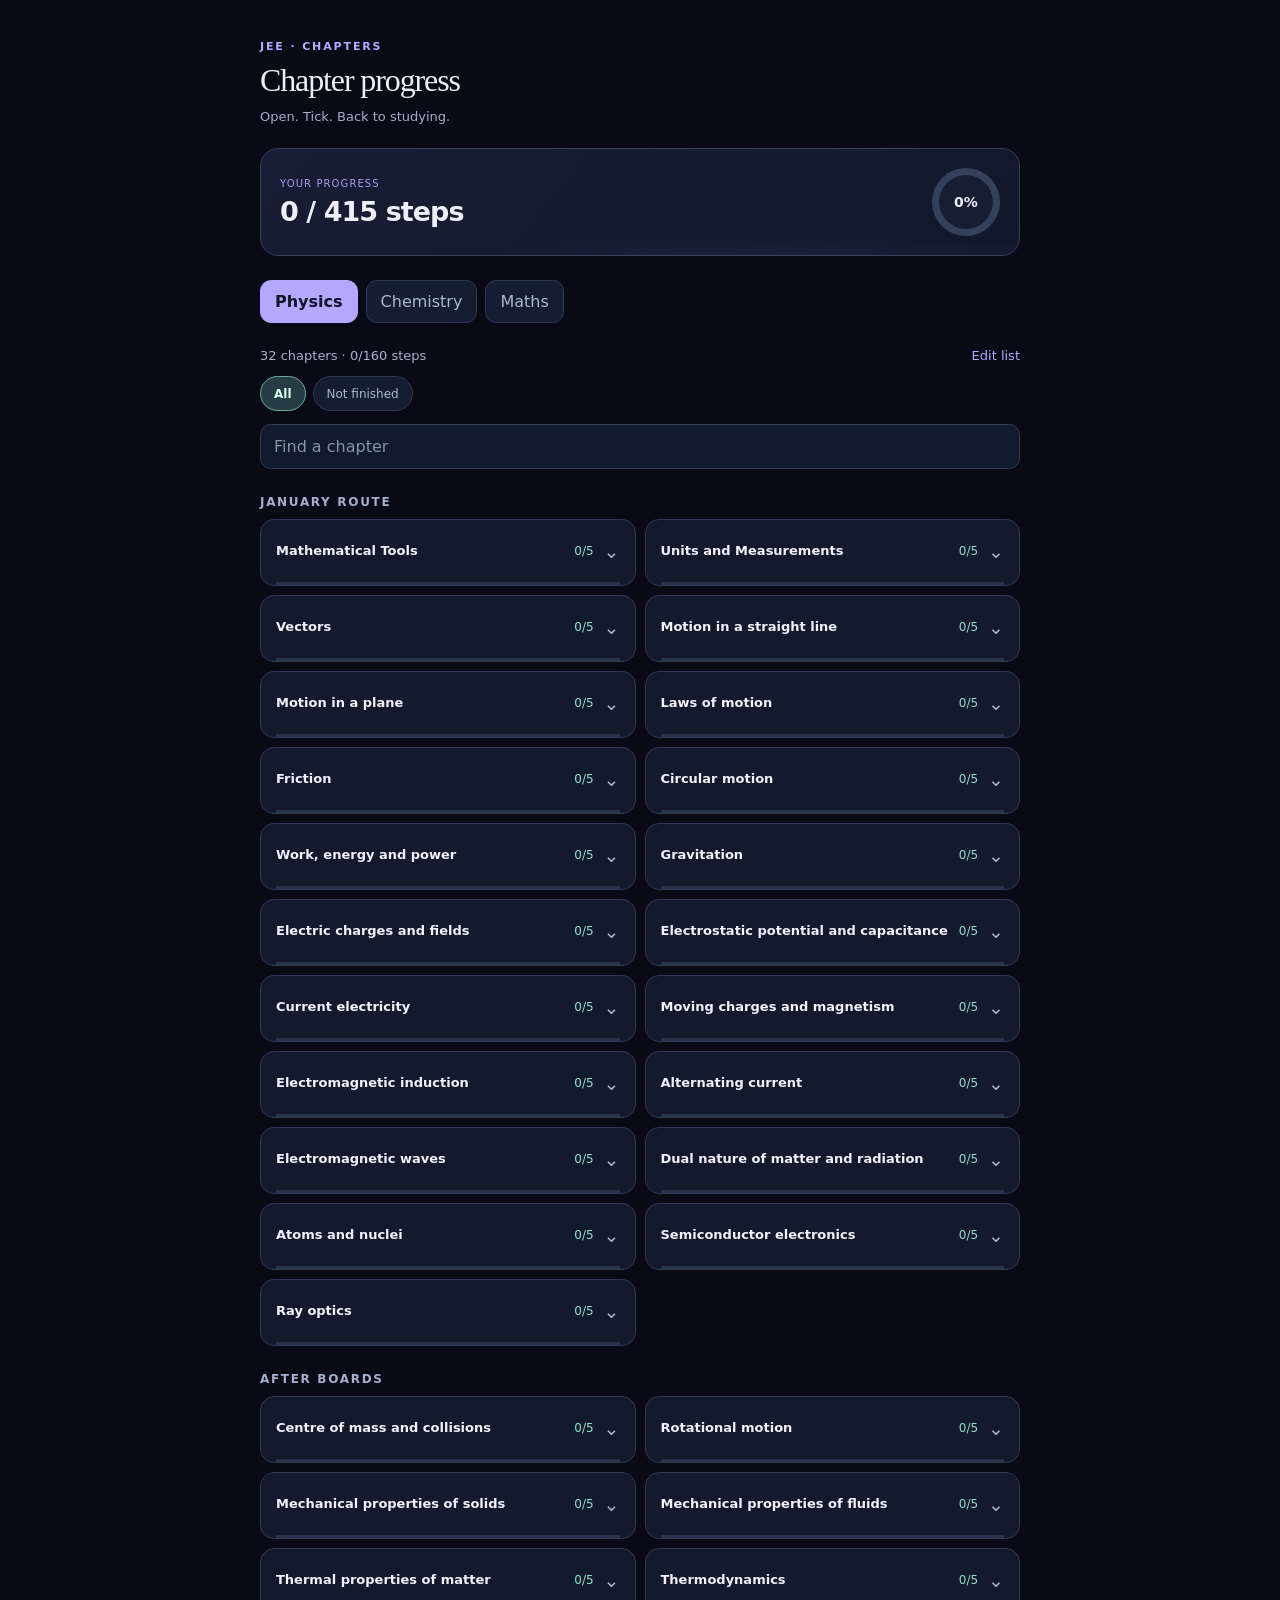
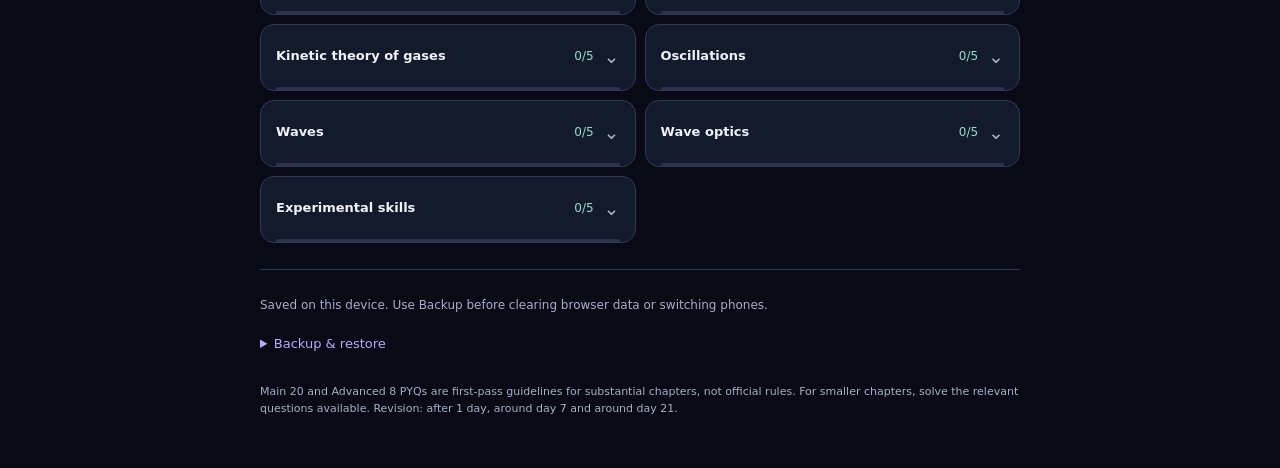
<file: index.html>
<!doctype html><html lang="en"><head><meta charset="utf-8"><meta name="viewport" content="width=device-width, initial-scale=1, viewport-fit=cover"><meta name="theme-color" content="#080b16"><meta name="description" content="A quiet JEE chapter progress tracker"><link rel="manifest" href="./manifest.webmanifest"><link rel="icon" href="./icon-192.png" type="image/png"><title>JEE Chapter Progress</title><link rel="stylesheet" href="./style.css"></head><body><div id="app"><header class="top"><div class="eyebrow">JEE · CHAPTERS</div><h1>Chapter progress</h1><p>Open. Tick. Back to studying.</p></header><section class="hero"><div><small>YOUR PROGRESS</small><strong id="overall-count">0 / 0 steps</strong></div><div class="ring" id="overall-ring"><span id="overall-percent">0%</span></div></section><nav class="subjects" id="subjects" aria-label="Subjects"></nav><div class="summary"><span id="subject-summary"></span><button class="textbutton" id="edit-toggle">Edit list</button></div><div class="filters"><button id="all-filter" class="chosen">All</button><button id="open-filter">Not finished</button></div><label class="search"><span class="sr-only">Find chapter</span><input type="search" id="search" placeholder="Find a chapter" autocomplete="off"></label><section class="editor hidden" id="editor"><h2>Make it yours</h2><p>Choose the steps you want to track.</p><div class="tags" id="labels"></div><div class="inputrow"><input id="new-label" placeholder="New step" aria-label="New step"><button id="add-label">Add</button></div><hr><div class="inputrow"><input id="new-chapter" placeholder="New chapter" aria-label="New chapter"><button id="add-chapter">Add</button></div><label class="phase-picker">Add in <select id="new-phase"><option>January route</option><option>After boards</option></select></label></section><main id="chapters"></main><footer><p id="storage-status"></p><details><summary>Backup &amp; restore</summary><p>Save a copy before clearing browser data or switching phones. Your progress does not sync.</p><div class="backupactions"><button id="download">Download backup</button><label class="filepick">Restore backup<input type="file" id="restore" accept="application/json,.json"></label></div><p id="backup-status" role="status"></p></details><p class="fine">Main 20 and Advanced 8 PYQs are first-pass guidelines for substantial chapters, not official rules. For smaller chapters, solve the relevant questions available. Revision: after 1 day, around day 7 and around day 21.</p></footer></div><script type="application/json" id="chapter-data">[{"id":"p1","name":"Mathematical Tools","subject":"Physics","phase":"January route"},{"id":"p0","name":"Units and Measurements","subject":"Physics","phase":"January route"},{"id":"p2","name":"Vectors","subject":"Physics","phase":"January route"},{"id":"p3","name":"Motion in a straight line","subject":"Physics","phase":"January route"},{"id":"p4","name":"Motion in a plane","subject":"Physics","phase":"January route"},{"id":"p5","name":"Laws of motion","subject":"Physics","phase":"January route"},{"id":"p6","name":"Friction","subject":"Physics","phase":"January route"},{"id":"p7","name":"Circular motion","subject":"Physics","phase":"January route"},{"id":"p8","name":"Work, energy and power","subject":"Physics","phase":"January route"},{"id":"p9","name":"Gravitation","subject":"Physics","phase":"January route"},{"id":"p10","name":"Electric charges and fields","subject":"Physics","phase":"January route"},{"id":"p11","name":"Electrostatic potential and capacitance","subject":"Physics","phase":"January route"},{"id":"p12","name":"Current electricity","subject":"Physics","phase":"January route"},{"id":"p13","name":"Moving charges and magnetism","subject":"Physics","phase":"January route"},{"id":"p14","name":"Electromagnetic induction","subject":"Physics","phase":"January route"},{"id":"p15","name":"Alternating current","subject":"Physics","phase":"January route"},{"id":"p16","name":"Electromagnetic waves","subject":"Physics","phase":"January route"},{"id":"p17","name":"Dual nature of matter and radiation","subject":"Physics","phase":"January route"},{"id":"p18","name":"Atoms and nuclei","subject":"Physics","phase":"January route"},{"id":"p19","name":"Semiconductor electronics","subject":"Physics","phase":"January route"},{"id":"p20","name":"Ray optics","subject":"Physics","phase":"January route"},{"id":"pa0","name":"Centre of mass and collisions","subject":"Physics","phase":"After boards"},{"id":"pa1","name":"Rotational motion","subject":"Physics","phase":"After boards"},{"id":"pa2","name":"Mechanical properties of solids","subject":"Physics","phase":"After boards"},{"id":"pa3","name":"Mechanical properties of fluids","subject":"Physics","phase":"After boards"},{"id":"pa4","name":"Thermal properties of matter","subject":"Physics","phase":"After boards"},{"id":"pa5","name":"Thermodynamics","subject":"Physics","phase":"After boards"},{"id":"pa6","name":"Kinetic theory of gases","subject":"Physics","phase":"After boards"},{"id":"pa7","name":"Oscillations","subject":"Physics","phase":"After boards"},{"id":"pa8","name":"Waves","subject":"Physics","phase":"After boards"},{"id":"pa9","name":"Wave optics","subject":"Physics","phase":"After boards"},{"id":"pa10","name":"Experimental skills","subject":"Physics","phase":"After boards"},{"id":"c0","name":"Mole concept","subject":"Chemistry","phase":"January route"},{"id":"c1","name":"Atomic structure","subject":"Chemistry","phase":"January route"},{"id":"c2","name":"Classification of elements and periodicity","subject":"Chemistry","phase":"January route"},{"id":"c3","name":"Chemical bonding","subject":"Chemistry","phase":"January route"},{"id":"c4","name":"IUPAC nomenclature","subject":"Chemistry","phase":"January route"},{"id":"c5","name":"Redox reactions","subject":"Chemistry","phase":"January route"},{"id":"c6","name":"General organic chemistry","subject":"Chemistry","phase":"January route"},{"id":"c7","name":"Isomerism","subject":"Chemistry","phase":"January route"},{"id":"c8","name":"Hydrocarbons","subject":"Chemistry","phase":"January route"},{"id":"c9","name":"Chemical thermodynamics","subject":"Chemistry","phase":"January route"},{"id":"c10","name":"Chemical equilibrium","subject":"Chemistry","phase":"January route"},{"id":"c11","name":"Ionic equilibrium","subject":"Chemistry","phase":"January route"},{"id":"c12","name":"Solutions","subject":"Chemistry","phase":"January route"},{"id":"c13","name":"Electrochemistry","subject":"Chemistry","phase":"January route"},{"id":"c14","name":"Chemical kinetics","subject":"Chemistry","phase":"January route"},{"id":"c15","name":"Coordination compounds","subject":"Chemistry","phase":"January route"},{"id":"c16","name":"Aldehydes and ketones","subject":"Chemistry","phase":"January route"},{"id":"c17","name":"Carboxylic acids","subject":"Chemistry","phase":"January route"},{"id":"ca0","name":"Haloalkanes and haloarenes","subject":"Chemistry","phase":"After boards"},{"id":"ca1","name":"Alcohols, phenols and ethers","subject":"Chemistry","phase":"After boards"},{"id":"ca2","name":"Amines","subject":"Chemistry","phase":"After boards"},{"id":"ca3","name":"Biomolecules","subject":"Chemistry","phase":"After boards"},{"id":"ca4","name":"d- and f-block elements","subject":"Chemistry","phase":"After boards"},{"id":"ca5","name":"p-block elements","subject":"Chemistry","phase":"After boards"},{"id":"ca6","name":"Practical chemistry","subject":"Chemistry","phase":"After boards"},{"id":"m0","name":"Basic Mathematics","subject":"Maths","phase":"January route"},{"id":"m1","name":"Quadratic equations","subject":"Maths","phase":"January route"},{"id":"m2","name":"Sequences and series","subject":"Maths","phase":"January route"},{"id":"m3","name":"Relations and functions","subject":"Maths","phase":"January route"},{"id":"m4","name":"Matrices","subject":"Maths","phase":"January route"},{"id":"m5","name":"Trigonometry","subject":"Maths","phase":"January route"},{"id":"m6","name":"Differentiation methods","subject":"Maths","phase":"January route"},{"id":"m7","name":"Limits","subject":"Maths","phase":"January route"},{"id":"m8","name":"Continuity and differentiability","subject":"Maths","phase":"January route"},{"id":"m9","name":"Applications of derivatives","subject":"Maths","phase":"January route"},{"id":"m10","name":"Vector algebra","subject":"Maths","phase":"January route"},{"id":"m11","name":"Three-dimensional geometry","subject":"Maths","phase":"January route"},{"id":"m12","name":"Determinants","subject":"Maths","phase":"January route"},{"id":"m13","name":"Indefinite integration","subject":"Maths","phase":"January route"},{"id":"m14","name":"Definite integration","subject":"Maths","phase":"January route"},{"id":"m15","name":"Differential equations","subject":"Maths","phase":"January route"},{"id":"m16","name":"Probability","subject":"Maths","phase":"January route"},{"id":"m17","name":"Statistics","subject":"Maths","phase":"January route"},{"id":"ma0","name":"Sets","subject":"Maths","phase":"After boards"},{"id":"ma1","name":"Complex numbers","subject":"Maths","phase":"After boards"},{"id":"ma2","name":"Binomial theorem","subject":"Maths","phase":"After boards"},{"id":"ma3","name":"Permutations and combinations","subject":"Maths","phase":"After boards"},{"id":"ma4","name":"Straight lines","subject":"Maths","phase":"After boards"},{"id":"ma5","name":"Circles","subject":"Maths","phase":"After boards"},{"id":"ma6","name":"Conic sections","subject":"Maths","phase":"After boards"},{"id":"ma7","name":"Area under curves","subject":"Maths","phase":"After boards"}]</script><script src="./app.js" defer></script></body></html>
</file>
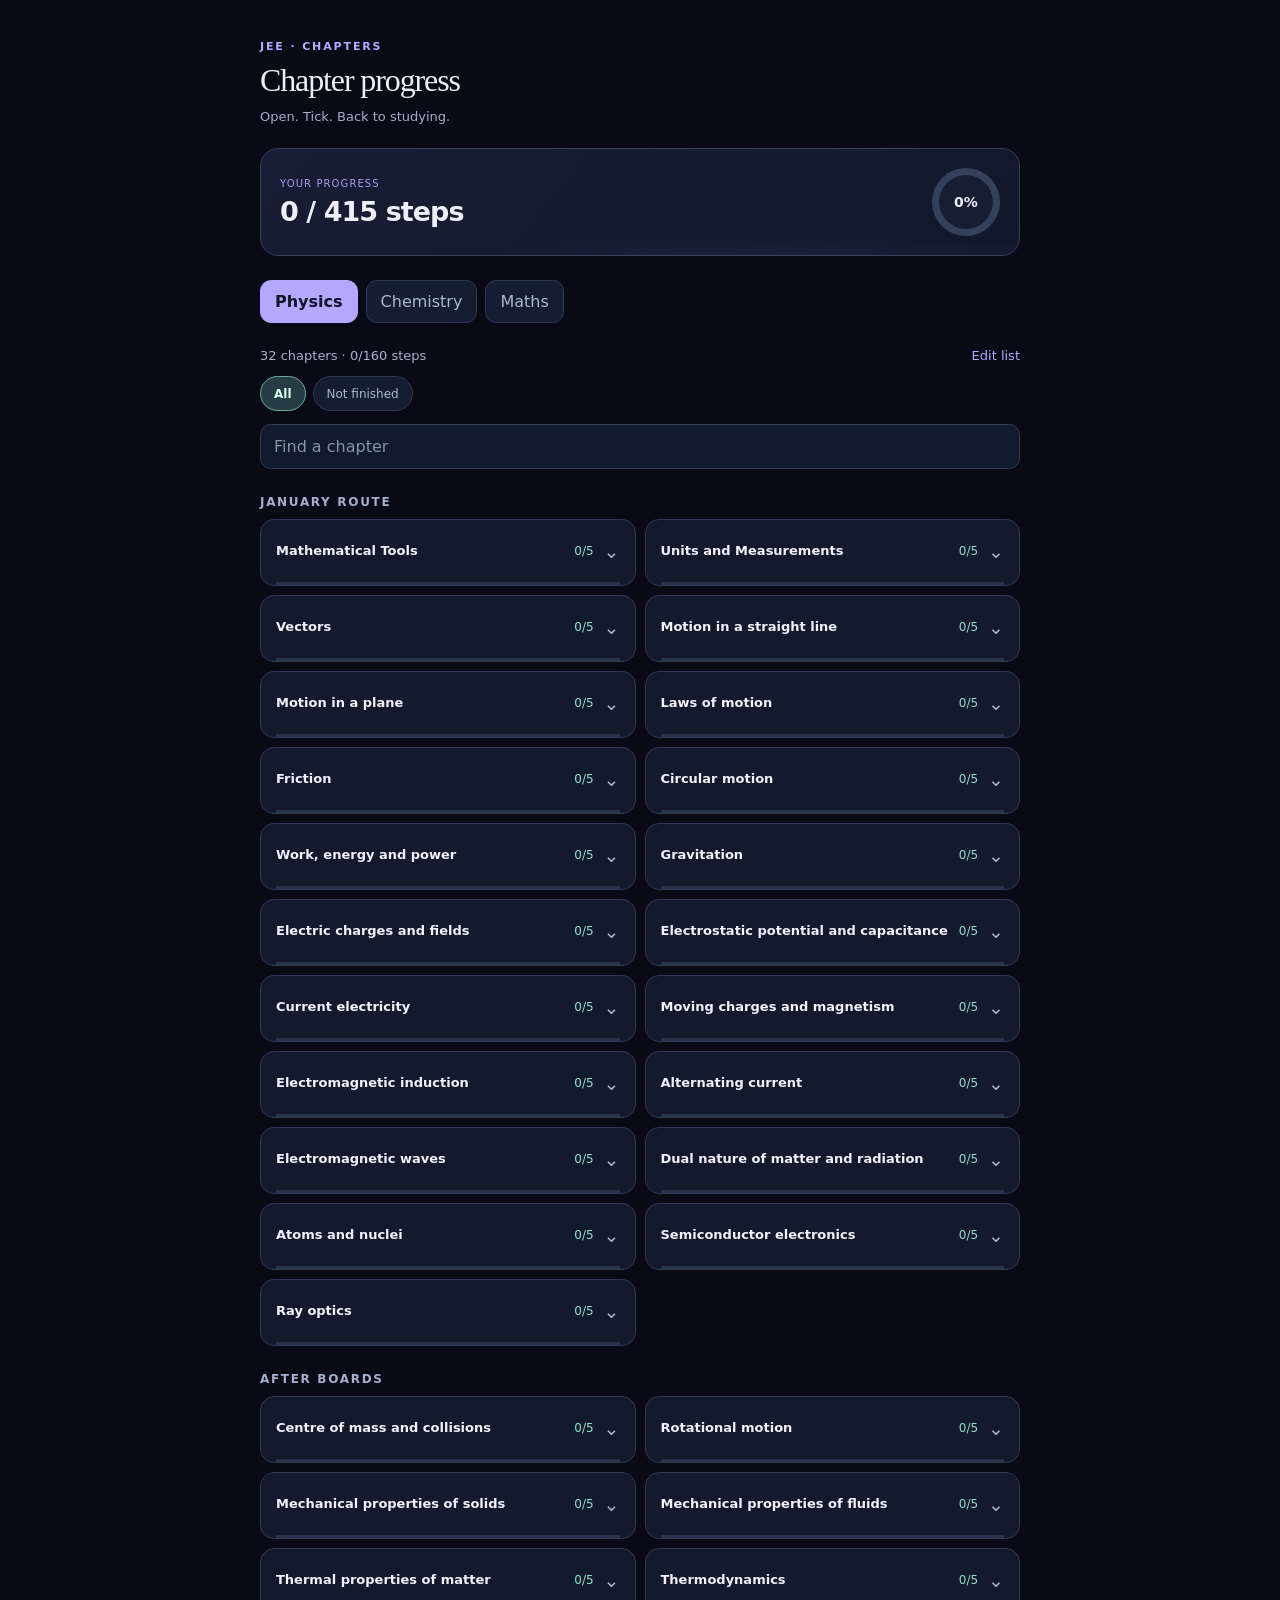
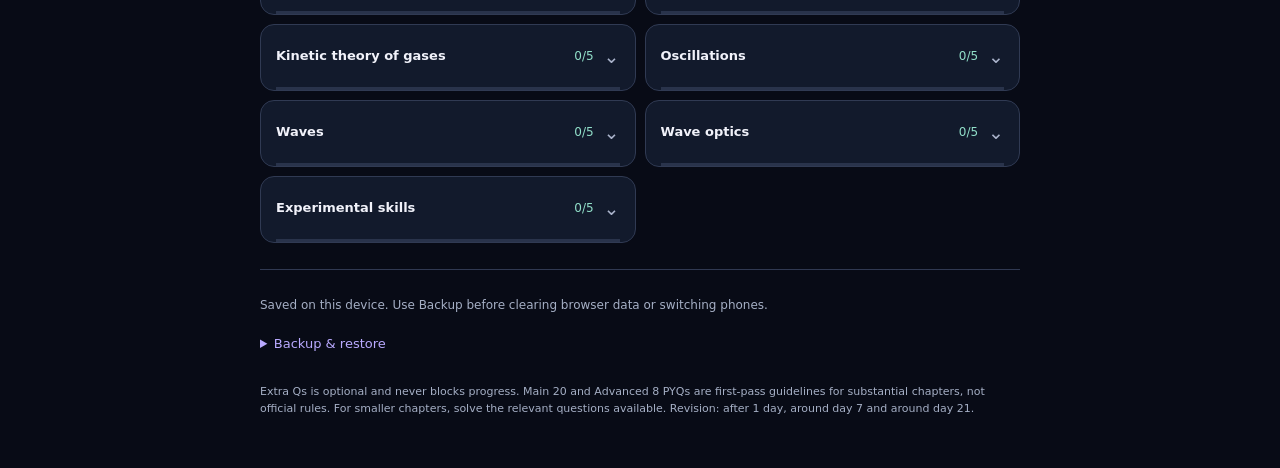
<file: 1-index.html>
<!doctype html><html lang="en"><head><meta charset="utf-8"><meta name="viewport" content="width=device-width, initial-scale=1, viewport-fit=cover"><meta name="theme-color" content="#080b16"><meta name="description" content="A quiet JEE chapter progress tracker"><link rel="manifest" href="./manifest.webmanifest"><link rel="icon" href="./icon-192.png" type="image/png"><title>JEE Chapter Progress</title><link rel="stylesheet" href="./style.css"></head><body><div id="app"><header class="top"><div class="eyebrow">JEE · CHAPTERS</div><h1>Chapter progress</h1><p>Open. Tick. Back to studying.</p></header><section class="hero"><div><small>YOUR PROGRESS</small><strong id="overall-count">0 / 0 steps</strong></div><div class="ring" id="overall-ring"><span id="overall-percent">0%</span></div></section><nav class="subjects" id="subjects" aria-label="Subjects"></nav><div class="summary"><span id="subject-summary"></span><button class="textbutton" id="edit-toggle">Edit list</button></div><div class="filters"><button id="all-filter" class="chosen">All</button><button id="open-filter">Not finished</button></div><label class="search"><span class="sr-only">Find chapter</span><input type="search" id="search" placeholder="Find a chapter" autocomplete="off"></label><section class="editor hidden" id="editor"><h2>Make it yours</h2><p>Lecture questions count under Notes. Extra Qs is optional.</p><div class="tags" id="labels"></div><div class="inputrow"><input id="new-label" placeholder="New step" aria-label="New step"><button id="add-label">Add</button></div><hr><div class="inputrow"><input id="new-chapter" placeholder="New chapter" aria-label="New chapter"><button id="add-chapter">Add</button></div><label class="phase-picker">Add in <select id="new-phase"><option>January route</option><option>After boards</option></select></label></section><main id="chapters"></main><footer><p id="storage-status"></p><details><summary>Backup &amp; restore</summary><p>Save a copy before clearing browser data or switching phones. Your progress does not sync.</p><div class="backupactions"><button id="download">Download backup</button><label class="filepick">Restore backup<input type="file" id="restore" accept="application/json,.json"></label></div><p id="backup-status" role="status"></p></details><p class="fine">Extra Qs is optional and never blocks progress. Main 20 and Advanced 8 PYQs are first-pass guidelines for substantial chapters, not official rules. For smaller chapters, solve the relevant questions available. Revision: after 1 day, around day 7 and around day 21.</p></footer></div><script type="application/json" id="chapter-data">[{"id":"p0","name":"Units and measurements","subject":"Physics","phase":"January route"},{"id":"p1","name":"Basic maths for physics","subject":"Physics","phase":"January route"},{"id":"p2","name":"Vectors","subject":"Physics","phase":"January route"},{"id":"p3","name":"Motion in a straight line","subject":"Physics","phase":"January route"},{"id":"p4","name":"Motion in a plane","subject":"Physics","phase":"January route"},{"id":"p5","name":"Laws of motion","subject":"Physics","phase":"January route"},{"id":"p6","name":"Friction","subject":"Physics","phase":"January route"},{"id":"p7","name":"Circular motion","subject":"Physics","phase":"January route"},{"id":"p8","name":"Work, energy and power","subject":"Physics","phase":"January route"},{"id":"p9","name":"Gravitation","subject":"Physics","phase":"January route"},{"id":"p10","name":"Electric charges and fields","subject":"Physics","phase":"January route"},{"id":"p11","name":"Electrostatic potential and capacitance","subject":"Physics","phase":"January route"},{"id":"p12","name":"Current electricity","subject":"Physics","phase":"January route"},{"id":"p13","name":"Moving charges and magnetism","subject":"Physics","phase":"January route"},{"id":"p14","name":"Electromagnetic induction","subject":"Physics","phase":"January route"},{"id":"p15","name":"Alternating current","subject":"Physics","phase":"January route"},{"id":"p16","name":"Electromagnetic waves","subject":"Physics","phase":"January route"},{"id":"p17","name":"Dual nature of matter and radiation","subject":"Physics","phase":"January route"},{"id":"p18","name":"Atoms and nuclei","subject":"Physics","phase":"January route"},{"id":"p19","name":"Semiconductor electronics","subject":"Physics","phase":"January route"},{"id":"p20","name":"Ray optics","subject":"Physics","phase":"January route"},{"id":"pa0","name":"Centre of mass and collisions","subject":"Physics","phase":"After boards"},{"id":"pa1","name":"Rotational motion","subject":"Physics","phase":"After boards"},{"id":"pa2","name":"Mechanical properties of solids","subject":"Physics","phase":"After boards"},{"id":"pa3","name":"Mechanical properties of fluids","subject":"Physics","phase":"After boards"},{"id":"pa4","name":"Thermal properties of matter","subject":"Physics","phase":"After boards"},{"id":"pa5","name":"Thermodynamics","subject":"Physics","phase":"After boards"},{"id":"pa6","name":"Kinetic theory of gases","subject":"Physics","phase":"After boards"},{"id":"pa7","name":"Oscillations","subject":"Physics","phase":"After boards"},{"id":"pa8","name":"Waves","subject":"Physics","phase":"After boards"},{"id":"pa9","name":"Wave optics","subject":"Physics","phase":"After boards"},{"id":"pa10","name":"Experimental skills","subject":"Physics","phase":"After boards"},{"id":"c0","name":"Mole concept","subject":"Chemistry","phase":"January route"},{"id":"c1","name":"Atomic structure","subject":"Chemistry","phase":"January route"},{"id":"c2","name":"Classification of elements and periodicity","subject":"Chemistry","phase":"January route"},{"id":"c3","name":"Chemical bonding","subject":"Chemistry","phase":"January route"},{"id":"c4","name":"IUPAC nomenclature","subject":"Chemistry","phase":"January route"},{"id":"c5","name":"Redox reactions","subject":"Chemistry","phase":"January route"},{"id":"c6","name":"General organic chemistry","subject":"Chemistry","phase":"January route"},{"id":"c7","name":"Isomerism","subject":"Chemistry","phase":"January route"},{"id":"c8","name":"Hydrocarbons","subject":"Chemistry","phase":"January route"},{"id":"c9","name":"Chemical thermodynamics","subject":"Chemistry","phase":"January route"},{"id":"c10","name":"Chemical equilibrium","subject":"Chemistry","phase":"January route"},{"id":"c11","name":"Ionic equilibrium","subject":"Chemistry","phase":"January route"},{"id":"c12","name":"Solutions","subject":"Chemistry","phase":"January route"},{"id":"c13","name":"Electrochemistry","subject":"Chemistry","phase":"January route"},{"id":"c14","name":"Chemical kinetics","subject":"Chemistry","phase":"January route"},{"id":"c15","name":"Coordination compounds","subject":"Chemistry","phase":"January route"},{"id":"c16","name":"Aldehydes and ketones","subject":"Chemistry","phase":"January route"},{"id":"c17","name":"Carboxylic acids","subject":"Chemistry","phase":"January route"},{"id":"ca0","name":"Haloalkanes and haloarenes","subject":"Chemistry","phase":"After boards"},{"id":"ca1","name":"Alcohols, phenols and ethers","subject":"Chemistry","phase":"After boards"},{"id":"ca2","name":"Amines","subject":"Chemistry","phase":"After boards"},{"id":"ca3","name":"Biomolecules","subject":"Chemistry","phase":"After boards"},{"id":"ca4","name":"d- and f-block elements","subject":"Chemistry","phase":"After boards"},{"id":"ca5","name":"p-block elements","subject":"Chemistry","phase":"After boards"},{"id":"ca6","name":"Practical chemistry","subject":"Chemistry","phase":"After boards"},{"id":"m0","name":"Basic maths tools","subject":"Maths","phase":"January route"},{"id":"m1","name":"Quadratic equations","subject":"Maths","phase":"January route"},{"id":"m2","name":"Sequences and series","subject":"Maths","phase":"January route"},{"id":"m3","name":"Relations and functions","subject":"Maths","phase":"January route"},{"id":"m4","name":"Matrices","subject":"Maths","phase":"January route"},{"id":"m5","name":"Trigonometry","subject":"Maths","phase":"January route"},{"id":"m6","name":"Differentiation methods","subject":"Maths","phase":"January route"},{"id":"m7","name":"Limits","subject":"Maths","phase":"January route"},{"id":"m8","name":"Continuity and differentiability","subject":"Maths","phase":"January route"},{"id":"m9","name":"Applications of derivatives","subject":"Maths","phase":"January route"},{"id":"m10","name":"Vector algebra","subject":"Maths","phase":"January route"},{"id":"m11","name":"Three-dimensional geometry","subject":"Maths","phase":"January route"},{"id":"m12","name":"Determinants","subject":"Maths","phase":"January route"},{"id":"m13","name":"Indefinite integration","subject":"Maths","phase":"January route"},{"id":"m14","name":"Definite integration","subject":"Maths","phase":"January route"},{"id":"m15","name":"Differential equations","subject":"Maths","phase":"January route"},{"id":"m16","name":"Probability","subject":"Maths","phase":"January route"},{"id":"m17","name":"Statistics","subject":"Maths","phase":"January route"},{"id":"ma0","name":"Sets","subject":"Maths","phase":"After boards"},{"id":"ma1","name":"Complex numbers","subject":"Maths","phase":"After boards"},{"id":"ma2","name":"Binomial theorem","subject":"Maths","phase":"After boards"},{"id":"ma3","name":"Permutations and combinations","subject":"Maths","phase":"After boards"},{"id":"ma4","name":"Straight lines","subject":"Maths","phase":"After boards"},{"id":"ma5","name":"Circles","subject":"Maths","phase":"After boards"},{"id":"ma6","name":"Conic sections","subject":"Maths","phase":"After boards"},{"id":"ma7","name":"Area under curves","subject":"Maths","phase":"After boards"}]</script><script src="./app.js" defer></script></body></html>
</file>
<file: style.css>
:root{color-scheme:dark;font-family:Inter,system-ui,-apple-system,sans-serif;background:#080b16;color:#edf0fa}*{box-sizing:border-box}html,body{margin:0;min-height:100%}body{background:#080b16}button,input,select{font:inherit}button{cursor:pointer}button:focus-visible,input:focus-visible,summary:focus-visible{outline:2px solid #b5a6ff;outline-offset:2px}#app{max-width:820px;margin:auto;padding:26px 18px 56px;padding-top:max(26px,env(safe-area-inset-top))}.top .eyebrow{font-size:11px;letter-spacing:.17em;font-weight:700;color:#b8a8ff}.top h1{font-family:Georgia,serif;font-weight:400;font-size:32px;letter-spacing:-.035em;margin:9px 0 10px}.top p{color:#a4aec7;font-size:13px;margin:0}.hero{position:relative;overflow:hidden;background:linear-gradient(130deg,#171d34,#12182c);border:1px solid #35405d;border-radius:18px;padding:19px;margin:24px 0;display:flex;justify-content:space-between;align-items:center}.hero:after{content:'';position:absolute;inset:auto -30% -90% 12%;height:110%;background:radial-gradient(ellipse,rgba(158,136,246,.14),transparent 70%);pointer-events:none}.hero small{display:block;color:#aa9ded;letter-spacing:.11em;font-size:10px;margin-bottom:7px}.hero strong{font-size:27px;font-weight:650;letter-spacing:-.035em}.ring{--progress:0%;width:68px;height:68px;border-radius:50%;display:grid;place-items:center;background:conic-gradient(#8cddc9 var(--progress),#35405a 0);flex:none}.ring:before{content:'';grid-area:1/1;width:54px;height:54px;border-radius:50%;background:#171e34}.ring span{grid-area:1/1;z-index:1;font-size:14px;font-weight:650}.subjects{display:flex;gap:8px;overflow:auto}.subjects button,.filters button{white-space:nowrap;background:#151d32;border:1px solid #303a54;color:#adb7ce;border-radius:11px;padding:10px 14px;min-height:43px}.subjects button.active{color:#111327;background:#b5a6ff;border-color:#b5a6ff;font-weight:700}.summary{display:flex;justify-content:space-between;align-items:center;gap:8px;color:#aab3c9;font-size:13px;margin:16px 0 4px}.textbutton{background:none;border:0;color:#b5a6ff;font-size:13px;padding:9px 0;white-space:nowrap}.filters{display:flex;gap:7px;margin:4px 0 13px}.filters button{font-size:12px;min-height:35px;padding:8px 13px;border-radius:22px}.filters button.chosen{background:#263d46;border-color:#6da99a;color:#d8fff2;font-weight:700}.search input,.inputrow input,.chapter-edit>input,.phase-picker select{background:#121a2d;border:1px solid #303b56;color:#eef0f9;border-radius:11px;min-height:45px;padding:11px 13px;width:100%;outline:none}.search input::placeholder,.inputrow input::placeholder{color:#8893ab}.search input:focus,.inputrow input:focus{border-color:#ae9dff}.chapter-group{margin-top:26px}.chapter-group h2,.editor h2{font-size:12px;letter-spacing:.14em;color:#a6b0ca;text-transform:uppercase;margin:0 0 10px}.chapters{display:grid;grid-template-columns:1fr;gap:9px}.chapter{background:#121a2c;border:1px solid #303a53;border-radius:14px;overflow:hidden;transition:border-color .2s}.chapter.expanded{border-color:#8278c2}.chapter-head{min-height:62px;padding:13px 15px;display:flex;align-items:center;gap:10px;width:100%;text-align:left;background:transparent;border:0;color:#f1f2fa}.chapter-name{flex:1;line-height:1.3;font-size:13px;font-weight:650}.count{font-size:12px;color:#91dfc9;white-space:nowrap}.chevron{color:#abb4cc;font-size:19px;transition:transform .2s}.expanded .chevron{transform:rotate(180deg)}.bar{height:3px;margin:0 15px;background:#29334b}.bar span{display:block;height:100%;background:#8cddc9;transition:width .45s cubic-bezier(.2,.7,.2,1)}.detail{padding:16px}.check-grid{display:grid;grid-template-columns:repeat(2,minmax(0,1fr));gap:8px}.check{border:1px solid #35415d;background:#192239;min-height:55px;border-radius:11px;padding:10px;display:flex;align-items:center;gap:9px;font-size:12px;line-height:1.25;cursor:pointer;transition:background-color .2s,border-color .2s,transform .15s}.check:active,.chapter-head:active{transform:scale(.994)}.check.checked{background:#1d383d;border-color:#4f9688;color:#ddf8ee}.check input{width:19px;height:19px;margin:0;flex:none;accent-color:#8cddc9}.check span small,.revision small{display:block;color:#a3b0c5;font-size:10px;margin-top:3px}.check.revision{grid-column:1/-1;justify-content:space-between}.revision strong{font-size:13px}.stepper{display:flex;align-items:center;gap:8px;white-space:nowrap}.stepper span{font-weight:700;color:#c8eee2}.stepper button{width:34px;height:34px;border:1px solid #608684;border-radius:8px;color:#eafff9;background:#254048;font-size:20px}.stepper button:disabled{opacity:.35}.hidden{display:none}.editor,.chapter-edit{margin-top:14px;background:#121a2c;border:1px solid #394562;border-radius:14px;padding:16px}.editor p,footer p,.empty{color:#a5afc5;font-size:12px;line-height:1.5}.inputrow{display:flex;gap:8px;margin:10px 0}.inputrow button,.backupactions button,.filepick{background:#b5a6ff;color:#111327;border:0;border-radius:10px;padding:10px 14px;font-weight:700;min-height:44px}.inputrow input{min-width:0}.tags{display:flex;flex-wrap:wrap;gap:7px}.tag{display:inline-flex;align-items:center;gap:7px;background:#1b263c;border:1px solid #394765;border-radius:8px;padding:5px 5px 5px 10px;font-size:12px}.tag button{background:none;color:#bbc5d8;border:0;font-size:17px;min-height:28px;min-width:27px}.editor hr{border:0;border-top:1px solid #35405b;margin:18px 0}.phase-picker{font-size:12px;color:#a9b3cb}.phase-picker select{display:block;margin-top:8px}.remove{background:none;border:0;color:#eaa1a8;padding:12px 0}footer{border-top:1px solid #303952;margin-top:26px;padding-top:14px}footer #storage-status{font-size:12px}footer details summary{color:#b9aaff;cursor:pointer;font-size:13px;min-height:40px;padding:10px 0}.backupactions{display:flex;gap:8px;flex-wrap:wrap}.filepick{display:inline-flex;align-items:center;cursor:pointer}.filepick input{position:absolute;width:1px;height:1px;opacity:0}.fine{margin-top:18px;font-size:11px!important}.sr-only{position:absolute;width:1px;height:1px;overflow:hidden;clip:rect(0,0,0,0)}@media(min-width:700px){#app{padding:40px 30px}.chapters{grid-template-columns:repeat(2,minmax(0,1fr))}}@media(max-width:350px){.check-grid{grid-template-columns:1fr}.hero strong{font-size:23px}}@media(prefers-reduced-motion:reduce){*,*:before,*:after{transition:none!important;animation:none!important}}
</file>
